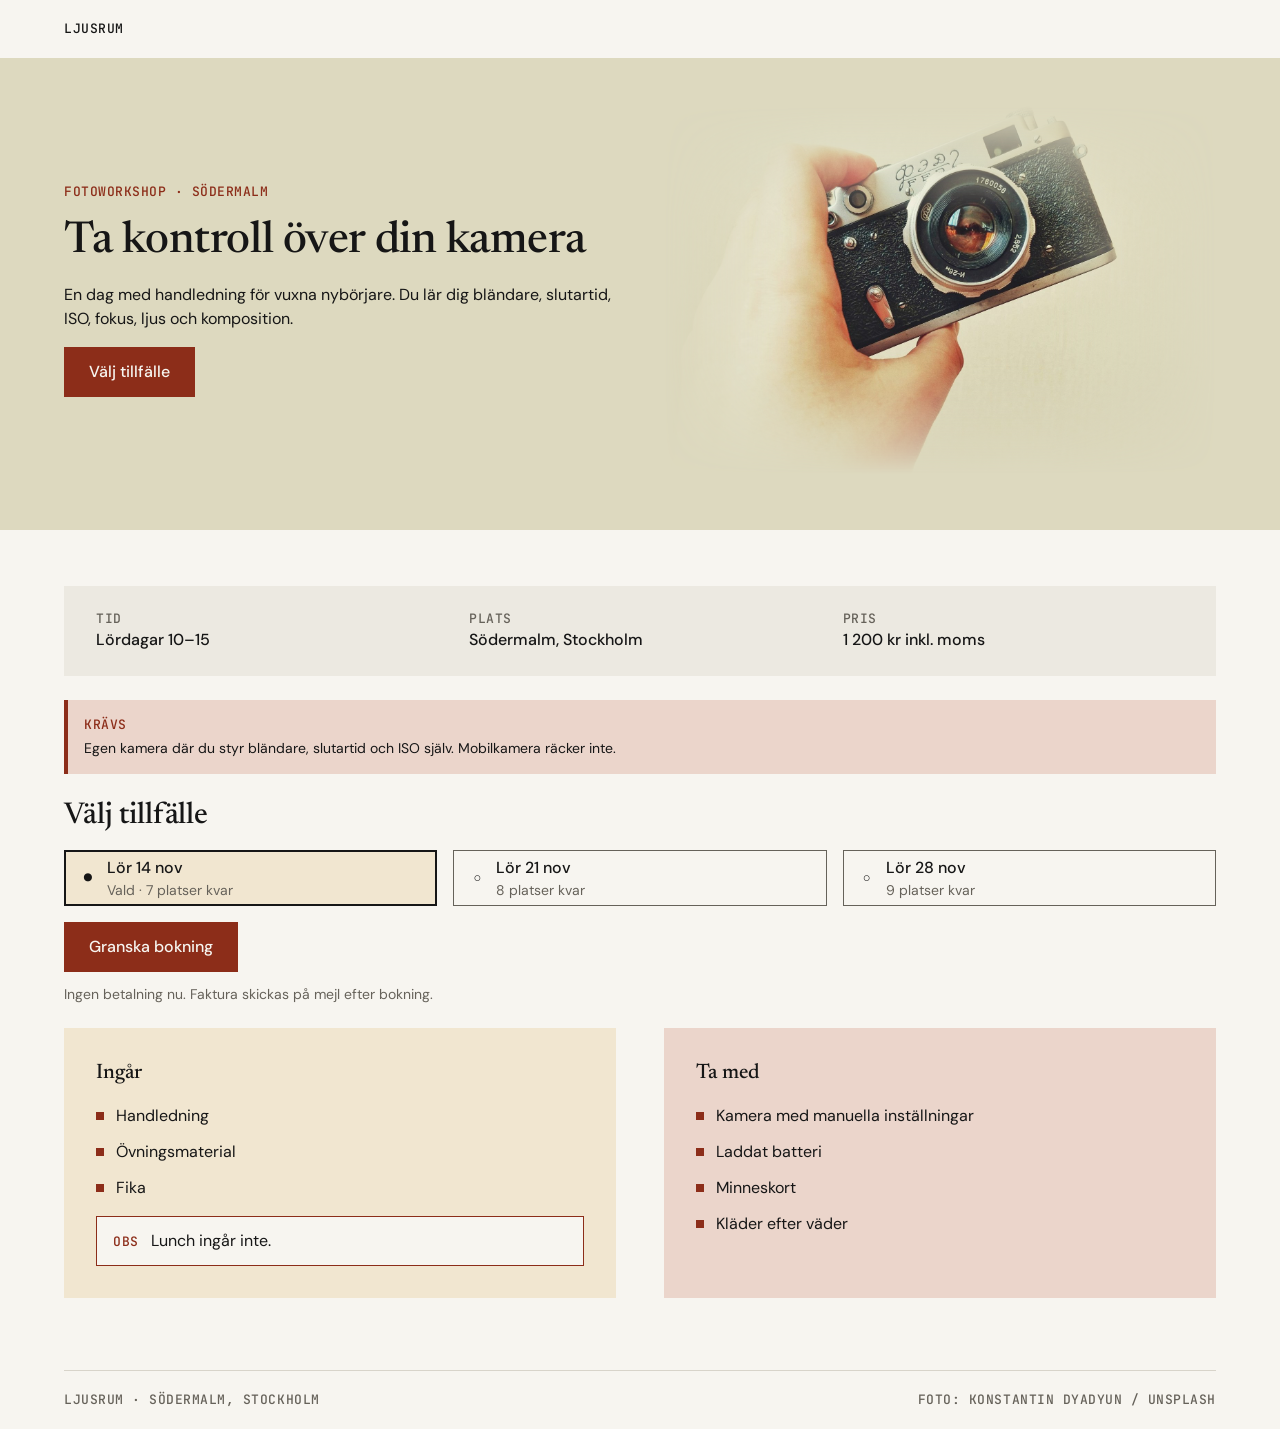
<file: index.html>
<!doctype html>
<html lang="sv"><head>
<meta charset="utf-8"><meta name="viewport" content="width=device-width,initial-scale=1">
<title>Ta kontroll över din kamera – Ljusrum</title>
<link rel="preconnect" href="https://fonts.googleapis.com"><link rel="preconnect" href="https://fonts.gstatic.com" crossorigin><link href="https://fonts.googleapis.com/css2?family=DM+Sans:wght@400;500&family=JetBrains+Mono:wght@500&family=Newsreader:wght@500&display=swap" rel="stylesheet">
<link rel="stylesheet" href="/styles.css">
</head><body>
<header class="topp"><div><a class="etikett" href="/">Ljusrum</a></div></header>
<section class="band" id="band" aria-labelledby="rubrik"><div class="band-in">
 <div class="stack g16"><p class="etikett">Fotoworkshop · Södermalm</p><h1 id="rubrik">Ta kontroll över din kamera</h1>
 <p class="tryck">En dag med handledning för vuxna nybörjare. Du lär dig bländare, slutartid, ISO, fokus, ljus och komposition.</p>
 <div><a class="knapp primar" href="#valj">Välj tillfälle</a></div></div>
 <div class="band-bild"><img src="/hero.jpg" width="1600" height="1200" alt="Hand som håller en gammal sökarkamera mot en ljus vägg" fetchpriority="high"></div>
</div></section>
<main>
 <section id="steg1" class="stack g24" aria-label="Om workshopen">
  <div class="fakta">
   <div><p class="etikett dampad">Tid</p><p class="v">Lördagar 10–15</p></div>
   <div><p class="etikett dampad">Plats</p><p class="v">Södermalm, Stockholm</p></div>
   <div><p class="etikett dampad">Pris</p><p class="v">1 200 kr inkl. moms</p></div>
  </div>
  <div class="notis"><p class="etikett">Krävs</p><p class="liten" style="font-size:14px">Egen kamera där du styr bländare, slutartid och ISO själv. Mobilkamera räcker inte.</p></div>
  <form id="valj" style="scroll-margin-top:24px" class="stack g16" novalidate>
   <fieldset class="tillfallen">
    <legend><h2>Välj tillfälle</h2></legend>
    <label class="tid"><input type="radio" name="tid" value="14 nov" checked><span class="mark" aria-hidden="true"></span><span class="t"><b>Lör 14 nov</b><small><span class="vald">Vald · </span>7 platser kvar</small></span></label>
    <label class="tid"><input type="radio" name="tid" value="21 nov"><span class="mark" aria-hidden="true"></span><span class="t"><b>Lör 21 nov</b><small><span class="vald">Vald · </span>8 platser kvar</small></span></label>
    <label class="tid"><input type="radio" name="tid" value="28 nov"><span class="mark" aria-hidden="true"></span><span class="t"><b>Lör 28 nov</b><small><span class="vald">Vald · </span>9 platser kvar</small></span></label>
   </fieldset>
   <div class="stack g12"><div><button class="knapp primar" type="submit">Granska bokning</button></div>
   <p class="liten dampad tryck">Ingen betalning nu. Faktura skickas på mejl efter bokning.</p></div>
  </form>
  <div class="listor">
   <div class="ruta ingar"><h3>Ingår</h3><ul><li>Handledning</li><li>Övningsmaterial</li><li>Fika</li></ul><div class="obs"><span class="etikett">OBS</span><p>Lunch ingår inte.</p></div></div>
   <div class="ruta tamed"><h3>Ta med</h3><ul><li>Kamera med manuella inställningar</li><li>Laddat batteri</li><li>Minneskort</li><li>Kläder efter väder</li></ul></div>
  </div>
 </section>

 <section id="steg2" class="stack g24" hidden aria-labelledby="r2">
  <h1 id="r2" tabindex="-1">Granska bokning</h1>
  <dl class="uppg"><div><dt>Tillfälle</dt><dd id="g-tid"></dd></div><div><dt>Pris</dt><dd>1 200 kr inkl. moms</dd></div><div><dt>Betalning</dt><dd>Faktura skickas på mejl</dd></div></dl>
  <div><button class="knapp sekundar" id="andra" type="button">Ändra tillfälle</button></div>
  <form id="uppg" class="stack g16" novalidate>
   <div class="falt"><label for="namn" class="etikett dampad">Namn</label><input id="namn" autocomplete="name" required aria-describedby="e-namn"><p id="e-namn" class="fel liten" hidden>Skriv ditt namn.</p></div>
   <div class="falt"><label for="epost" class="etikett dampad">E-post</label><input id="epost" type="email" autocomplete="email" required aria-describedby="e-epost"><p id="e-epost" class="fel liten" hidden>Skriv en e-postadress, till exempel namn@exempel.se.</p></div>
   <div><button class="knapp primar" type="submit">Bekräfta bokning</button></div>
  </form>
 </section>

 <section id="steg3" class="stack g24" hidden aria-labelledby="r3">
  <p class="etikett dampad">Bokning L107</p>
  <h1 id="r3" tabindex="-1">Du är bokad</h1>
  <div class="bekr"><dl class="uppg"><div><dt>Tillfälle</dt><dd id="b-tid"></dd></div><div><dt>Deltagare</dt><dd id="b-namn"></dd></div><div><dt>E-post</dt><dd id="b-epost"></dd></div><div><dt>Betalning</dt><dd>Faktura skickas till din e-post</dd></div></dl></div>
  <div><button class="knapp sekundar" id="tillbaka" type="button">Tillbaka till workshopen</button></div>
 </section>
</main>
<footer class="fot"><div class="etikett dampad" style="display:flex;flex-wrap:wrap;justify-content:space-between;gap:8px"><span>Ljusrum · Södermalm, Stockholm</span><span>Foto: Konstantin Dyadyun / Unsplash</span></div></footer>
<script src="/app.js"></script>
</body></html>
</file>
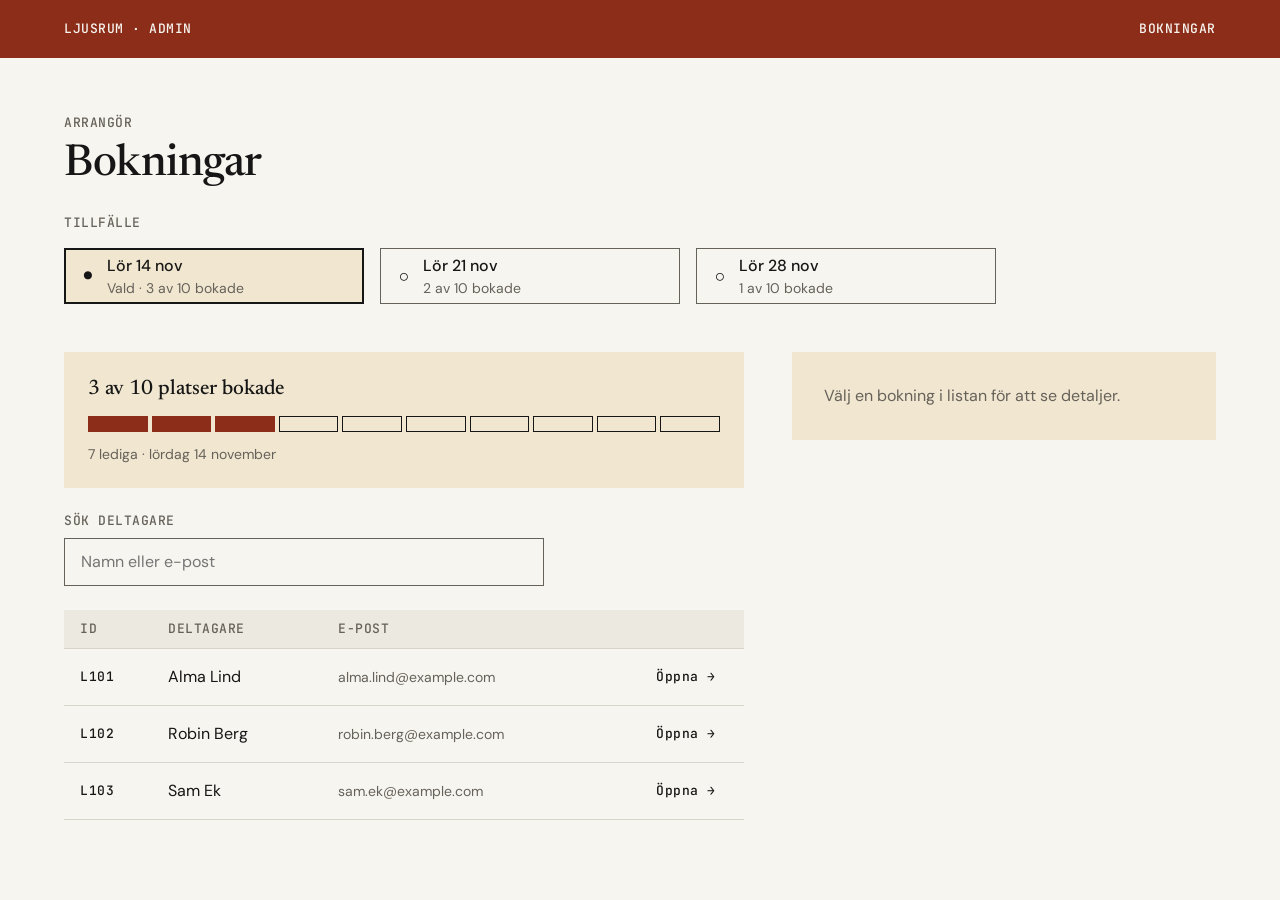
<file: admin.html>
<!doctype html>
<html lang="sv"><head>
<meta charset="utf-8"><meta name="viewport" content="width=device-width,initial-scale=1">
<title>Bokningar – Ljusrum admin</title>
<link rel="preconnect" href="https://fonts.googleapis.com"><link rel="preconnect" href="https://fonts.gstatic.com" crossorigin><link href="https://fonts.googleapis.com/css2?family=DM+Sans:wght@400;500&family=JetBrains+Mono:wght@500&family=Newsreader:wght@500&display=swap" rel="stylesheet">
<link rel="stylesheet" href="/styles.css">
</head><body>
<header class="band-admin"><div><span class="etikett">Ljusrum · Admin</span><span class="etikett">Bokningar</span></div></header>
<main id="app">
 <div class="vaxel stack g24">
  <div class="stack g8"><p class="etikett dampad">Arrangör</p><h1>Bokningar</h1></div>
  <fieldset class="tillfallen" id="tillfallen"><legend class="etikett dampad">Tillfälle</legend></fieldset>
 </div>
 <div class="lista-detalj">
  <div class="lista stack g24">
   <div class="sammanfattning"><h3 id="sum"></h3><div class="matare" id="matare" role="img"></div><p class="liten dampad" id="sum2"></p></div>
   <div class="falt sok"><label class="etikett dampad" for="sok">Sök deltagare</label><input id="sok" type="search" placeholder="Namn eller e-post" autocomplete="off"></div>
   <p id="tomt" class="dampad" hidden>Ingen deltagare matchar sökningen.</p>
   <ul class="kort" id="kort"></ul>
   <table class="tabell" id="tabell"><caption class="sr">Bokningar för valt tillfälle</caption><colgroup><col class="id"><col class="nam"><col><col class="akt"></colgroup>
    <thead><tr><th scope="col">ID</th><th scope="col">Deltagare</th><th scope="col">E-post</th><th scope="col"><span class="sr">Åtgärd</span></th></tr></thead><tbody></tbody></table>
  </div>
  <aside class="panel" id="panel" data-tom aria-live="polite">
   <p class="dampad" id="tom">Välj en bokning i listan för att se detaljer.</p>
   <div class="stack g16" id="detalj" hidden>
    <div><button class="knapp sekundar tillbaka" id="tillbaka" type="button"></button><button class="knapp sekundar stang" id="stang" type="button">Stäng</button></div>
    <p class="etikett dampad" id="d-id"></p><h2 id="d-namn" tabindex="-1"></h2>
    <dl class="uppg"><div><dt>Tillfälle</dt><dd id="d-tid"></dd></div><div><dt>Deltagare</dt><dd id="d-namn2"></dd></div><div><dt>E-post</dt><dd id="d-epost"></dd></div><div><dt>Pris</dt><dd>1 200 kr inkl. moms</dd></div><div><dt>Betalning</dt><dd>Faktura skickas på mejl</dd></div></dl>
   </div>
  </aside>
 </div>
</main>
<script src="/admin.js"></script>
</body></html>
</file>
<file: styles.css>
:root{
  --bg-sida:#F7F5F0;--bg-yta:#ECE9E1;--text:#161616;--text-dampad:#66625A;
  --linje:#D8D4CA;--ockra:#F1E6D0;--lera:#EBD5CB;--kant:#66625A;--accent:#8C2D19;--pa-accent:#F7F5F0;
  --rum-4:4px;--rum-8:8px;--rum-12:12px;--rum-16:16px;--rum-24:24px;--rum-32:32px;--rum-48:48px;--rum-64:64px;
  --serif:'Newsreader',Georgia,serif;--sans:'DM Sans',system-ui,sans-serif;--mono:'JetBrains Mono',ui-monospace,monospace;
  --pad:24px;--sida-x:max(var(--pad),calc((100vw - 1280px)/2));
}
@media (min-width:768px){:root{--pad:40px}}
@media (min-width:1040px){:root{--pad:48px}}
@media (min-width:1200px){:root{--pad:64px}}
*{box-sizing:border-box;border-radius:0}
body{margin:0;background:var(--bg-sida);color:var(--text);font:400 16px/24px var(--sans)}
h1,h2,h3{font-family:var(--serif);font-weight:500;margin:0}
h1{font-size:34px;line-height:40px;letter-spacing:-.005em}
h2{font-size:30px;line-height:36px;letter-spacing:-.005em}
h3{font-size:21px;line-height:28px}
@media (min-width:768px){h1{font-size:44px;line-height:50px;letter-spacing:-.01em}}
p{margin:0}
.etikett{font:500 13px/18px var(--mono);letter-spacing:.04em;text-transform:uppercase}
.dampad{color:var(--text-dampad)}
.liten{font-size:14px;line-height:20px}
.topp{padding:0 var(--sida-x)}
.topp>div{display:flex;justify-content:space-between;align-items:center;padding:20px 0;border-bottom:1px solid var(--linje)}
.topp a{color:inherit;text-decoration:none}
main{padding:32px var(--sida-x) 48px;display:flex;flex-direction:column;gap:40px}
@media (min-width:768px){main{padding-top:56px;padding-bottom:72px;gap:48px}}
.fot{padding:0 var(--sida-x)}
.fot>div{border-top:1px solid var(--linje);padding:20px 0}
.stack{display:flex;flex-direction:column}
.g8{gap:8px}.g12{gap:12px}.g16{gap:16px}.g24{gap:24px}
.tryck{max-width:64ch}
.hero{display:flex;flex-direction:column;gap:24px}
.hero .bild{background:var(--bg-yta);height:180px;display:grid;place-items:center;overflow:hidden}
.hero .bild img{width:100%;height:100%;object-fit:cover}
@media (min-width:768px){.hero{flex-direction:row;gap:40px}.hero>*{flex:1 1 0;min-width:0}.hero .bild{height:300px}}
.fakta{display:flex;flex-direction:column}
.fakta>div{padding:12px 0;border-bottom:1px solid var(--linje)}
.fakta .v{font-weight:500}
@media (min-width:768px){.fakta{flex-direction:row;gap:32px}.fakta>div{flex:1;border:0;padding:0}}
.notis{background:var(--bg-yta);padding:16px}
.notis .etikett{color:var(--accent)}
.notis p+.etikett,.notis .etikett+p{margin-top:4px}
/* tidsval */
.tillfallen{display:flex;flex-direction:column;gap:12px;border:0;padding:0;margin:0;min-width:0}
@media (min-width:768px){.tillfallen{flex-direction:row;gap:16px}.tillfallen>label{flex:1 1 0}}
.tillfallen legend{padding:0;margin-bottom:16px}
.tid{position:relative;display:flex;align-items:center;gap:12px;min-height:56px;padding:0 16px;border:1px solid var(--kant);cursor:pointer;background:transparent}
.tid input{position:absolute;opacity:0;inset:0;width:100%;height:100%;margin:0;cursor:pointer}
.tid .mark{width:14px;text-align:center;font:500 13px/18px var(--mono);flex:none}
.tid .mark::before{content:'○'}
.tid input:checked ~ .mark::before{content:'●'}
.tid .t{display:flex;flex-direction:column}
.tid .t b{font-weight:500}
.tid .t small{font-size:14px;line-height:20px;color:var(--text-dampad)}
.tid .vald{display:none}
.tid:has(input:checked){background:var(--bg-yta);border:2px solid var(--text);padding:0 15px}
.tid input:checked ~ .t .vald{display:inline}
.tid:has(input:focus-visible){outline:3px solid var(--accent);outline-offset:3px}
/* knappar */
.knapp{font:500 16px/24px var(--sans);min-height:48px;padding:12px 24px;border:1px solid transparent;cursor:pointer;display:inline-flex;align-items:center;justify-content:center;text-decoration:none;width:100%}
@media (min-width:768px){.knapp{width:auto}}
.knapp.primar{background:var(--accent);color:var(--pa-accent)}
.knapp.sekundar{background:transparent;color:var(--text);border-color:var(--text)}
.knapp:focus-visible,a:focus-visible,input:focus-visible,button:focus-visible{outline:3px solid var(--accent);outline-offset:3px}
.rad{display:flex;flex-direction:column;gap:12px}
@media (min-width:768px){.rad{flex-direction:row}}
.listor{display:flex;flex-direction:column;gap:32px}
.listor ul{list-style:none;margin:0;padding:0;display:flex;flex-direction:column;gap:8px}
@media (min-width:768px){.listor{flex-direction:row;gap:48px}.listor>div{flex:1}}
/* formulär */
.falt{display:flex;flex-direction:column;gap:8px}
.falt input{font:400 16px/24px var(--sans);min-height:48px;padding:0 16px;border:1px solid var(--kant);background:transparent;color:var(--text);width:100%}
@media (min-width:768px){.falt input{max-width:480px}}
.fel{color:var(--accent);font-weight:500}
.fel::before{content:'Fel: '}
[hidden]{display:none!important}
dl.uppg{margin:0;border-top:1px solid var(--linje)}
dl.uppg>div{display:flex;flex-direction:column;gap:4px;padding:14px 0;border-bottom:1px solid var(--linje)}
dl.uppg dt{font:500 13px/18px var(--mono);letter-spacing:.04em;text-transform:uppercase;color:var(--text-dampad)}
dl.uppg dd{margin:0}
@media (min-width:768px){dl.uppg>div{flex-direction:row;gap:16px}dl.uppg dt{width:140px;flex:none}}
/* admin */
.sok{max-width:100%}
@media (min-width:768px){.sok{max-width:480px}}
.kort{list-style:none;margin:0;padding:0;display:flex;flex-direction:column;gap:12px}
.kort button{all:unset;box-sizing:border-box;width:100%;border:1px solid var(--kant);padding:16px;min-height:48px;cursor:pointer;display:grid;grid-template-columns:1fr auto;gap:4px}
.kort button .etikett:last-of-type{text-transform:none}.kort .n{font-weight:500;grid-column:1/-1}.kort .e{grid-column:1/-1;font-size:14px;line-height:20px;color:var(--text-dampad)}
.tabell{display:none;width:100%;border-collapse:collapse;table-layout:fixed}
.tabell th{font:500 13px/18px var(--mono);letter-spacing:.04em;text-transform:uppercase;color:var(--text-dampad);text-align:left;padding:10px 16px;border-bottom:1px solid var(--linje);font-weight:500}
.tabell td{padding:0;border-bottom:1px solid var(--linje)}
.tabell td>*,.tabell td>span{display:flex;align-items:center;min-height:56px;padding:12px 16px}
.tabell td .etikett{text-transform:none}
.tabell td .ep{color:var(--text-dampad);font-size:14px;line-height:20px;overflow-wrap:anywhere}
.tabell button{all:unset;box-sizing:border-box;width:100%;cursor:pointer;display:flex;align-items:center;min-height:56px;padding:12px 16px}
.tabell button:focus-visible{outline:3px solid var(--accent);outline-offset:-3px}
.tabell tr.sel td{background:var(--bg-yta)}
.tabell tr.sel td:first-child{box-shadow:inset 2px 0 0 var(--text)}
.tabell col.id{width:88px}.tabell col.nam{width:170px}.tabell col.akt{width:104px}
@media (min-width:768px){.kort{display:none}.tabell{display:table}}
.panel{background:var(--bg-yta);padding:24px}
.detalj-sida{display:flex;flex-direction:column;gap:24px}
.lista-detalj{display:flex;flex-direction:column;gap:24px}
@media (min-width:1200px){
 .lista-detalj{flex-direction:row;gap:48px;align-items:flex-start}
 .lista-detalj>.lista{width:680px;flex:none}.lista-detalj>.panel{flex:1;padding:32px}
 #tillfallen>label{flex:none;width:300px}
}
@media (max-width:1199px){.panel[data-tom]{display:none}.har-detalj .lista-detalj>.lista,.har-detalj .vaxel{display:none}.panel .stang{display:none}.panel .tillbaka{display:inline-flex}}
@media (min-width:1200px){.panel .tillbaka{display:none}.panel .stang{display:inline-flex}}
.sr{position:absolute;width:1px;height:1px;overflow:hidden;clip:rect(0 0 0 0)}

/* ---- Färgad version: två milda ytfärger + accent som band ---- */
.topp>div{border-bottom:0}
.band{--vagg:#DDD9BF;background:var(--vagg);color:var(--text)}
.band-in{padding:32px var(--sida-x) 40px;display:flex;flex-direction:column;gap:32px}
.band .etikett{color:var(--accent)}
.band h1{color:var(--text)}
.band-bild{aspect-ratio:3/2;overflow:hidden}
.band-bild svg{display:block;width:100%;height:100%}
@media (min-width:768px){.band-in{flex-direction:row;align-items:center;gap:48px;padding-top:48px;padding-bottom:56px}.band-in>*{flex:1 1 0;min-width:0}}
.fakta{background:var(--bg-yta);padding:8px 24px}
@media (min-width:768px){.fakta{padding:24px 32px}}
.notis{background:var(--lera);border-left:4px solid var(--accent)}
.notis .etikett{color:var(--accent)}
.tid:has(input:checked){background:var(--ockra)}
.ruta{padding:24px;display:flex;flex-direction:column;gap:16px}
.ruta ul{gap:12px}
.ruta li{position:relative;padding-left:20px}
.ruta li::before{content:'';position:absolute;left:0;top:8px;width:8px;height:8px;background:var(--accent)}
.ruta.ingar{background:var(--ockra)}
.ruta.tamed{background:var(--lera)}
.obs{background:var(--bg-sida);border:1px solid var(--accent);padding:12px 16px;display:flex;gap:12px;align-items:baseline}
.obs .etikett{color:var(--accent)}
@media (min-width:768px){.listor>.ruta{padding:32px}}
.bekr{background:var(--ockra);padding:24px}
.bekr dl.uppg,.bekr dl.uppg>div{border-color:#D9CBB0}
/* admin */
.band-admin{background:var(--accent);color:var(--pa-accent)}
.band-admin>div{display:flex;justify-content:space-between;padding:20px var(--sida-x)}
.band-admin .etikett{color:var(--pa-accent)}
.sammanfattning{background:var(--ockra);padding:24px;display:flex;flex-direction:column;gap:12px}
.matare{display:grid;grid-template-columns:repeat(10,1fr);gap:4px}
.matare span{height:16px;border:1px solid var(--text)}
.matare span.fylld{background:var(--accent);border-color:var(--accent)}
.panel{background:var(--ockra)}
.tabell tr.sel td{background:var(--ockra)}
.tabell th{background:var(--bg-yta)}

.band-bild img{display:block;width:100%;height:100%;object-fit:cover;object-position:55% 40%}

/* Fotot tonas ut i bandets väggfärg på alla kanter */
.band-bild{overflow:visible}
.band-bild img{-webkit-mask-image:linear-gradient(to right,transparent,#000 30%,#000 70%,transparent),linear-gradient(to bottom,transparent,#000 30%,#000 70%,transparent);-webkit-mask-composite:source-in;mask-image:linear-gradient(to right,transparent,#000 30%,#000 70%,transparent),linear-gradient(to bottom,transparent,#000 30%,#000 70%,transparent);mask-composite:intersect}
</file>
